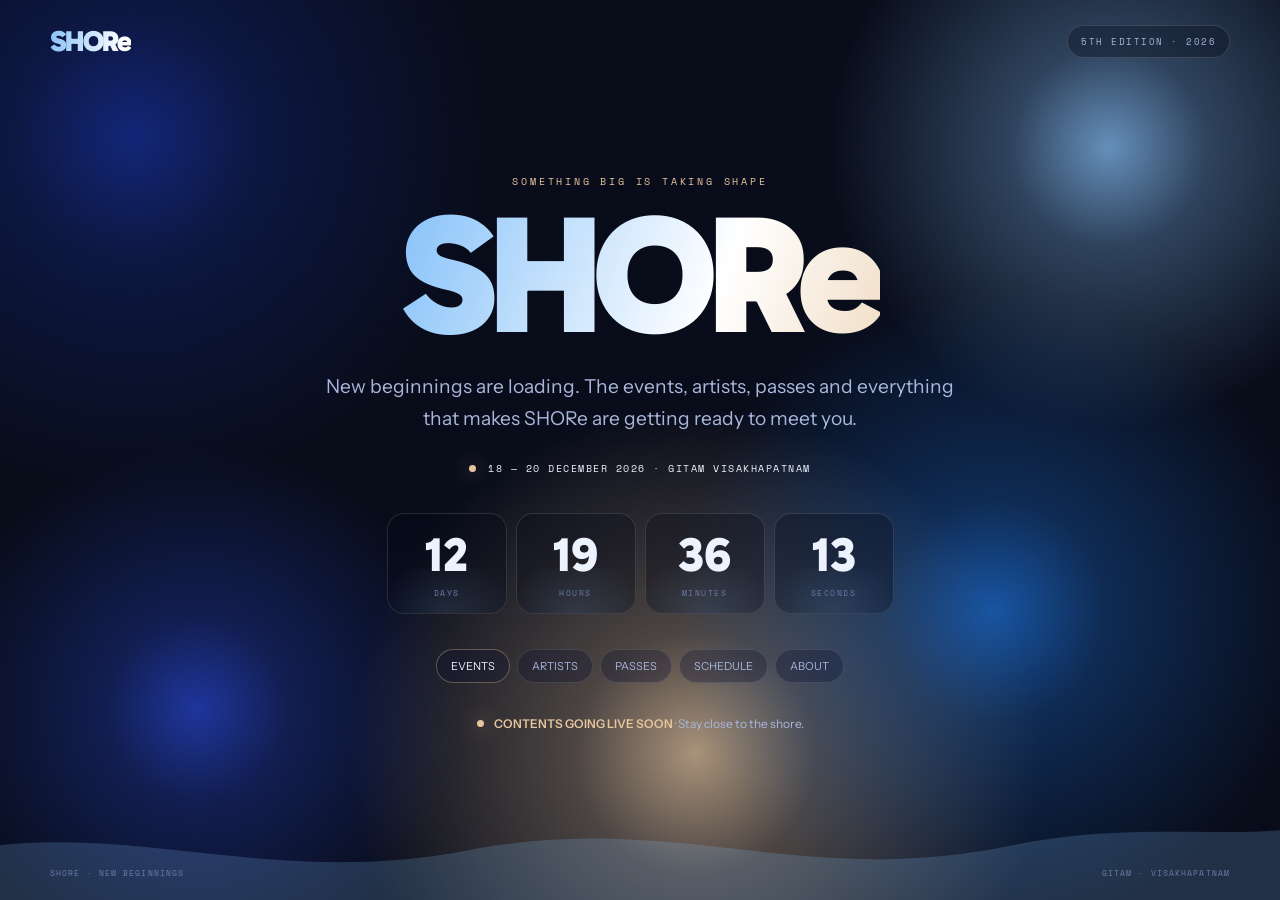
<file: Artists.html>
<!DOCTYPE html>
<html lang="en">
<head>
<meta charset="UTF-8">

<meta name="viewport"
      content="width=device-width, initial-scale=1.0">

<meta name="theme-color" content="#060A18">

<title>SHORe — Coming Soon</title>

<!-- =========================================================
     FONTS
========================================================= -->
<link rel="preconnect" href="https://fonts.googleapis.com">
<link rel="preconnect" href="https://fonts.gstatic.com" crossorigin>

<link href="https://fonts.googleapis.com/css2?family=Gabarito:wght@400;500;600;700;800;900&family=Instrument+Sans:wght@400;500;600;700&family=Space+Mono:wght@400;700&display=swap"
      rel="stylesheet">


<style>

/* =========================================================
   SHORe — COMING SOON
   Single-file website
========================================================= */

:root {
    --abyss: #060A18;
    --deep: #0A1030;

    --cobalt: #152E9B;
    --cobalt-lift: #2544CE;

    --mist: #88C2F9;
    --sand: #E7C69E;

    --white: #EDF2FF;
    --muted: #A9B7DC;
    --dim: #6C7CA8;
}


/* =========================================================
   RESET
========================================================= */

* {
    margin: 0;
    padding: 0;
    box-sizing: border-box;
}

html,
body {
    width: 100%;
    min-height: 100%;
}

body {
    min-height: 100vh;

    overflow: hidden;

    background: var(--abyss);

    color: var(--white);

    font-family: "Instrument Sans", sans-serif;
}


/* =========================================================
   LIQUID CANVAS
========================================================= */

#liquidCanvas {

    position: fixed;

    inset: 0;

    width: 100%;
    height: 100%;

    z-index: 0;

    pointer-events: none;
}


/* =========================================================
   FILM GRAIN
========================================================= */

.noise {

    position: fixed;

    inset: 0;

    z-index: 1;

    pointer-events: none;

    opacity: 0.045;

    background-image:
        url("data:image/svg+xml,%3Csvg xmlns='http://www.w3.org/2000/svg' width='180' height='180'%3E%3Cfilter id='noise'%3E%3CfeTurbulence type='fractalNoise' baseFrequency='.85' numOctaves='4' stitchTiles='stitch'/%3E%3C/filter%3E%3Crect width='100%25' height='100%25' filter='url(%23noise)' opacity='.6'/%3E%3C/svg%3E");
}


/* =========================================================
   PAGE
========================================================= */

.page {

    position: relative;

    z-index: 2;

    min-height: 100vh;

    display: flex;

    flex-direction: column;
}


/* =========================================================
   NAVBAR
========================================================= */

nav {

    width: min(1180px, calc(100% - 40px));

    margin: 0 auto;

    padding: 24px 0;

    display: flex;

    align-items: center;

    justify-content: space-between;
}


.logo {

    font-family: "Gabarito", sans-serif;

    font-size: 29px;

    font-weight: 900;

    letter-spacing: -1.7px;
}


.logo span {

    background:
        linear-gradient(
            100deg,
            var(--mist),
            #ffffff,
            var(--sand),
            var(--mist)
        );

    background-size: 280% 100%;

    -webkit-background-clip: text;

    background-clip: text;

    color: transparent;

    animation:
        gradientShift 5s ease-in-out infinite;
}


.nav-tag {

    padding: 9px 13px;

    border:
        1px solid
        rgba(237, 242, 255, 0.15);

    border-radius: 999px;

    background:
        rgba(6, 10, 24, 0.35);

    backdrop-filter: blur(12px);

    color: var(--muted);

    font-family: "Space Mono", monospace;

    font-size: 9px;

    letter-spacing: 1.5px;
}


/* =========================================================
   MAIN
========================================================= */

main {

    flex: 1;

    width: min(1180px, calc(100% - 40px));

    margin: auto;

    display: flex;

    align-items: center;

    justify-content: center;

    padding:
        20px
        0
        65px;
}


/* =========================================================
   HERO
========================================================= */

.hero {

    width: 100%;

    text-align: center;

    display: flex;

    flex-direction: column;

    align-items: center;
}


/* =========================================================
   KICKER
========================================================= */

.kicker {

    margin-bottom: 23px;

    color: var(--sand);

    font-family: "Space Mono", monospace;

    font-size: 10px;

    letter-spacing: 2.8px;

    text-transform: uppercase;

    opacity: 0;

    transform: translateY(18px);

    animation:
        rise 0.8s
        0.15s
        cubic-bezier(.2,.8,.2,1)
        forwards;
}


/* =========================================================
   SHORe TITLE
========================================================= */

h1 {

    margin: 0;

    font-family: "Gabarito", sans-serif;

    font-size:
        clamp(
            5rem,
            14vw,
            10.5rem
        );

    line-height: 0.76;

    font-weight: 900;

    letter-spacing: -7px;

    opacity: 0;

    transform:
        translateY(32px)
        scale(0.97);

    animation:
        heroIn
        1.1s
        0.28s
        cubic-bezier(.16,1,.3,1)
        forwards;
}


/* =========================================================
   ANIMATED SHORe GRADIENT
========================================================= */

.shore-text {

    display: inline-block;

    background:
        linear-gradient(
            110deg,

            var(--mist) 0%,

            #ffffff 25%,

            var(--sand) 48%,

            var(--mist) 72%,

            #ffffff 100%
        );

    background-size: 280% 100%;

    -webkit-background-clip: text;

    background-clip: text;

    color: transparent;

    animation:
        gradientShift
        6s
        ease-in-out
        infinite;
}


/* =========================================================
   SUBTITLE
========================================================= */

.subtitle {

    max-width: 650px;

    margin:
        31px
        auto
        0;

    color: var(--muted);

    font-size:
        clamp(
            0.95rem,
            2vw,
            1.2rem
        );

    line-height: 1.65;

    opacity: 0;

    transform: translateY(20px);

    animation:
        rise
        0.85s
        0.68s
        cubic-bezier(.2,.8,.2,1)
        forwards;
}


/* =========================================================
   DATE
========================================================= */

.date {

    margin-top: 26px;

    display: flex;

    align-items: center;

    gap: 12px;

    color: var(--white);

    font-family: "Space Mono", monospace;

    font-size: 10px;

    letter-spacing: 1.5px;

    opacity: 0;

    transform: translateY(18px);

    animation:
        rise
        0.8s
        0.84s
        cubic-bezier(.2,.8,.2,1)
        forwards;
}


/* =========================================================
   PULSING DOT
========================================================= */

.dot {

    width: 7px;

    height: 7px;

    flex-shrink: 0;

    border-radius: 50%;

    background: var(--sand);

    box-shadow:
        0 0 20px
        rgba(231,198,158,.75);

    animation:
        pulse
        2s
        ease-in-out
        infinite;
}


/* =========================================================
   COUNTDOWN
========================================================= */

.countdown {

    margin-top: 37px;

    display: grid;

    grid-template-columns:
        repeat(4, 120px);

    gap: 9px;

    opacity: 0;

    transform: translateY(22px);

    animation:
        rise
        0.85s
        1s
        cubic-bezier(.2,.8,.2,1)
        forwards;
}


.time {

    position: relative;

    overflow: hidden;

    padding:
        17px
        10px
        14px;

    border:
        1px solid
        rgba(237,242,255,.13);

    border-radius: 17px;

    background:
        rgba(6,10,24,.34);

    backdrop-filter: blur(16px);
}


.time::after {

    content: "";

    position: absolute;

    left: -30%;

    bottom: -55%;

    width: 160%;

    height: 100%;

    background:
        radial-gradient(
            circle,
            rgba(136,194,249,.14),
            transparent 62%
        );

    animation:
        cardGlow
        5s
        ease-in-out
        infinite
        alternate;
}


.number {

    position: relative;

    z-index: 1;

    font-family: "Gabarito", sans-serif;

    font-size:
        clamp(
            2rem,
            5vw,
            3rem
        );

    font-weight: 800;

    line-height: 1;
}


.label {

    position: relative;

    z-index: 1;

    margin-top: 8px;

    color: var(--dim);

    font-family: "Space Mono", monospace;

    font-size: 8px;

    letter-spacing: 1.5px;

    text-transform: uppercase;
}


/* =========================================================
   CONTENT TAGS
========================================================= */

.coming {

    margin-top: 35px;

    display: flex;

    flex-wrap: wrap;

    justify-content: center;

    gap: 7px;

    opacity: 0;

    transform: translateY(18px);

    animation:
        rise
        0.8s
        1.14s
        cubic-bezier(.2,.8,.2,1)
        forwards;
}


.pill {

    padding:
        9px
        14px;

    border:
        1px solid
        rgba(237,242,255,.12);

    border-radius: 999px;

    background:
        rgba(10,16,48,.3);

    backdrop-filter: blur(10px);

    color: var(--muted);

    font-size: 11px;

    transition:
        transform .35s ease,
        border-color .35s ease,
        color .35s ease;
}


.pill.highlight {

    color: var(--white);

    border-color:
        rgba(231,198,158,.34);
}


.pill:hover {

    transform:
        translateY(-3px);

    border-color:
        rgba(136,194,249,.45);

    color: white;
}


/* =========================================================
   LIVE MESSAGE
========================================================= */

.notice {

    margin-top: 33px;

    display: flex;

    align-items: center;

    gap: 10px;

    color: var(--muted);

    font-size: 12px;

    opacity: 0;

    animation:
        rise
        .8s
        1.28s
        cubic-bezier(.2,.8,.2,1)
        forwards;
}


.notice strong {

    color: var(--sand);

    font-weight: 600;
}


/* =========================================================
   FOOTER
========================================================= */

footer {

    width: min(1180px, calc(100% - 40px));

    margin: auto;

    padding-bottom: 21px;

    display: flex;

    justify-content: space-between;

    color: var(--dim);

    font-family: "Space Mono", monospace;

    font-size: 8px;

    letter-spacing: 1.1px;

    text-transform: uppercase;
}


/* =========================================================
   BOTTOM WAVE
========================================================= */

.wave {

    position: fixed;

    z-index: 1;

    left: -5%;

    bottom: -1px;

    width: 110%;

    height: 100px;

    pointer-events: none;

    opacity: .2;
}


.wave svg {

    width: 100%;

    height: 100%;
}


.wave path {

    fill: var(--mist);

    animation:
        waveMotion
        9s
        ease-in-out
        infinite
        alternate;
}


/* =========================================================
   ANIMATIONS
========================================================= */

@keyframes rise {

    to {

        opacity: 1;

        transform:
            translateY(0);
    }
}


@keyframes heroIn {

    to {

        opacity: 1;

        transform:
            translateY(0)
            scale(1);
    }
}


@keyframes gradientShift {

    0%,
    100% {

        background-position:
            0% 50%;
    }

    50% {

        background-position:
            100% 50%;
    }
}


@keyframes pulse {

    0%,
    100% {

        transform:
            scale(.8);

        opacity: .55;
    }

    50% {

        transform:
            scale(1.35);

        opacity: 1;
    }
}


@keyframes cardGlow {

    from {

        transform:
            translate(-8px,8px);
    }

    to {

        transform:
            translate(15px,-8px);
    }
}


@keyframes waveMotion {

    from {

        transform:
            translateX(-2%)
            scaleY(1);
    }

    to {

        transform:
            translateX(2%)
            scaleY(1.08);
    }
}


/* =========================================================
   MOBILE
========================================================= */

@media (max-width: 650px) {

    nav {

        width:
            calc(100% - 28px);

        padding:
            18px 0;
    }


    .nav-tag {

        padding:
            8px
            10px;

        font-size: 7px;
    }


    main {

        width:
            calc(100% - 28px);

        padding:
            20px
            0
            50px;
    }


    h1 {

        font-size:
            clamp(
                4.5rem,
                24vw,
                6.3rem
            );

        letter-spacing: -4px;
    }


    .subtitle {

        max-width: 390px;

        margin-top: 25px;

        font-size: .92rem;
    }


    .date {

        justify-content: center;

        text-align: center;

        font-size: 8px;

        letter-spacing: 1px;
    }


    .countdown {

        width:
            min(300px,100%);

        grid-template-columns:
            repeat(2,1fr);

        margin-top: 30px;
    }


    .time {

        padding:
            15px
            9px
            13px;
    }


    .coming {

        max-width: 330px;

        margin-top: 28px;
    }


    .notice {

        text-align: center;

        font-size: 11px;
    }


    footer {

        width:
            calc(100% - 28px);

        font-size: 6px;
    }
}


/* =========================================================
   ACCESSIBILITY
========================================================= */

@media (prefers-reduced-motion: reduce) {

    *,
    *::before,
    *::after {

        animation-duration:
            .01ms !important;

        animation-iteration-count:
            1 !important;
    }
}

</style>
</head>


<body>


<!-- =========================================================
     ANIMATED BACKGROUND
========================================================= -->

<canvas
    id="liquidCanvas"
    aria-hidden="true">
</canvas>


<div
    class="noise"
    aria-hidden="true">
</div>


<div class="page">


<!-- =========================================================
     NAV
========================================================= -->

<nav>

    <div class="logo">
        <span>SHORe</span>
    </div>

    <div class="nav-tag">
        5TH EDITION · 2026
    </div>

</nav>


<!-- =========================================================
     HERO
========================================================= -->

<main>

<section
    class="hero"
    aria-label="SHORe coming soon">


    <div class="kicker">

        Something big is taking shape

    </div>


    <h1>

        <span class="shore-text">
            SHORe
        </span>

    </h1>


    <p class="subtitle">

        New beginnings are loading.
        The events, artists, passes and everything
        that makes SHORe are getting ready to meet you.

    </p>


    <div class="date">

        <span class="dot"></span>

        18 — 20 DECEMBER 2026
        ·
        GITAM VISAKHAPATNAM

    </div>


    <!-- =====================================================
         COUNTDOWN
    ====================================================== -->

    <div
        class="countdown"
        aria-label="Countdown to SHORe">

        <div class="time">

            <div
                class="number"
                id="days">
                00
            </div>

            <div class="label">
                Days
            </div>

        </div>


        <div class="time">

            <div
                class="number"
                id="hours">
                00
            </div>

            <div class="label">
                Hours
            </div>

        </div>


        <div class="time">

            <div
                class="number"
                id="minutes">
                00
            </div>

            <div class="label">
                Minutes
            </div>

        </div>


        <div class="time">

            <div
                class="number"
                id="seconds">
                00
            </div>

            <div class="label">
                Seconds
            </div>

        </div>

    </div>


    <!-- =====================================================
         CONTENT COMING SOON
    ====================================================== -->

    <div class="coming">

        <span class="pill highlight">
            EVENTS
        </span>

        <span class="pill">
            ARTISTS
        </span>

        <span class="pill">
            PASSES
        </span>

        <span class="pill">
            SCHEDULE
        </span>

        <span class="pill">
            ABOUT
        </span>

    </div>


    <!-- =====================================================
         LIVE MESSAGE
    ====================================================== -->

    <div class="notice">

        <span class="dot"></span>

        <span>

            <strong>
                CONTENTS GOING LIVE SOON
            </strong>

            · Stay close to the shore.

        </span>

    </div>


</section>

</main>


<!-- =========================================================
     FOOTER
========================================================= -->

<footer>

    <span>
        SHORe · New Beginnings
    </span>

    <span>
        GITAM · VISAKHAPATNAM
    </span>

</footer>


</div>


<!-- =========================================================
     ANIMATED WAVE
========================================================= -->

<div
    class="wave"
    aria-hidden="true">

    <svg
        viewBox="0 0 1440 180"
        preserveAspectRatio="none">

        <path
            d="
            M0,100
            C180,20 330,160 540,90
            C760,15 880,160 1100,80
            C1240,30 1340,80 1440,35
            L1440,180
            L0,180
            Z
            ">
        </path>

    </svg>

</div>


<!-- =========================================================
     JAVASCRIPT
========================================================= -->

<script>

(function () {

    "use strict";


    /* =======================================================
       COUNTDOWN
    ======================================================= */

    const targetDate =
        new Date(
            "2026-12-18T00:00:00+05:30"
        ).getTime();


    const daysElement =
        document.getElementById("days");

    const hoursElement =
        document.getElementById("hours");

    const minutesElement =
        document.getElementById("minutes");

    const secondsElement =
        document.getElementById("seconds");


    function updateCountdown() {

        let difference =
            Math.max(
                0,
                targetDate - Date.now()
            );


        const DAY =
            86400000;

        const HOUR =
            3600000;

        const MINUTE =
            60000;


        const days =
            Math.floor(
                difference / DAY
            );


        difference %= DAY;


        const hours =
            Math.floor(
                difference / HOUR
            );


        difference %= HOUR;


        const minutes =
            Math.floor(
                difference / MINUTE
            );


        difference %= MINUTE;


        const seconds =
            Math.floor(
                difference / 1000
            );


        daysElement.textContent =
            String(days).padStart(2,"0");


        hoursElement.textContent =
            String(hours).padStart(2,"0");


        minutesElement.textContent =
            String(minutes).padStart(2,"0");


        secondsElement.textContent =
            String(seconds).padStart(2,"0");

    }


    updateCountdown();


    setInterval(
        updateCountdown,
        1000
    );



    /* =======================================================
       LIQUID BACKGROUND
    ======================================================= */

    const canvas =
        document.getElementById(
            "liquidCanvas"
        );


    const context =
        canvas.getContext("2d");


    if (!context) {
        return;
    }


    const reducedMotion =
        window.matchMedia(
            "(prefers-reduced-motion: reduce)"
        );


    const colors = [

        "#152E9B",

        "#88C2F9",

        "#E7C69E",

        "#2544CE",

        "#1B6FD6"

    ];


    /*
       Each blob behaves like a slowly moving
       liquid light source.
    */

    const blobs = [

        {
            x: .10,
            y: .15,
            radius: .38,
            vx: .00012,
            vy: .00008,
            color: 0
        },

        {
            x: .87,
            y: .16,
            radius: .30,
            vx: -.00009,
            vy: .00012,
            color: 1
        },

        {
            x: .54,
            y: .84,
            radius: .40,
            vx: .00008,
            vy: -.00010,
            color: 2
        },

        {
            x: .15,
            y: .79,
            radius: .30,
            vx: .00010,
            vy: -.00007,
            color: 3
        },

        {
            x: .78,
            y: .68,
            radius: .34,
            vx: -.00007,
            vy: -.00006,
            color: 4
        }

    ];


    let width = 0;

    let height = 0;

    let pixelRatio = 1;

    let animationFrame = 0;

    let animationRunning = true;


    /* =======================================================
       RESIZE
    ======================================================= */

    function resizeCanvas() {

        pixelRatio =
            Math.min(
                window.devicePixelRatio || 1,
                2
            );


        width =
            window.innerWidth;


        height =
            window.innerHeight;


        canvas.width =
            Math.floor(
                width * pixelRatio
            );


        canvas.height =
            Math.floor(
                height * pixelRatio
            );


        canvas.style.width =
            width + "px";


        canvas.style.height =
            height + "px";


        context.setTransform(
            pixelRatio,
            0,
            0,
            pixelRatio,
            0,
            0
        );

    }


    resizeCanvas();


    window.addEventListener(
        "resize",
        resizeCanvas,
        {
            passive: true
        }
    );



    /* =======================================================
       LIQUID ANIMATION LOOP
    ======================================================= */

    function animate(time) {

        if (
            !animationRunning ||
            reducedMotion.matches
        ) {

            animationFrame = 0;

            return;
        }


        context.clearRect(
            0,
            0,
            width,
            height
        );


        /*
           Base ocean background.
        */

        context.fillStyle =
            "#060A18";


        context.fillRect(
            0,
            0,
            width,
            height
        );


        blobs.forEach(
            function (blob,index) {


                /*
                   Move blob.
                */

                blob.x +=
                    blob.vx *
                    (width / 1000);


                blob.y +=
                    blob.vy *
                    (height / 1000);


                /*
                   Bounce softly at boundaries.
                */

                if (
                    blob.x < -.2 ||
                    blob.x > 1.2
                ) {

                    blob.vx *= -1;

                }


                if (
                    blob.y < -.2 ||
                    blob.y > 1.2
                ) {

                    blob.vy *= -1;

                }


                /*
                   Gentle breathing motion.
                */

                const pulse =
                    1 +
                    Math.sin(
                        time * .00045 +
                        index * 1.7
                    ) * .05;


                const radius =
                    Math.min(
                        width,
                        height
                    ) *
                    blob.radius *
                    pulse;


                const x =
                    blob.x * width;


                const y =
                    blob.y * height;


                /*
                   Radial liquid glow.
                */

                const gradient =
                    context.createRadialGradient(
                        x,
                        y,
                        0,
                        x,
                        y,
                        radius
                    );


                gradient.addColorStop(
                    0,
                    colors[blob.color] + "B8"
                );


                gradient.addColorStop(
                    .35,
                    colors[blob.color] + "4D"
                );


                gradient.addColorStop(
                    1,
                    colors[blob.color] + "00"
                );


                context.fillStyle =
                    gradient;


                context.beginPath();


                context.arc(
                    x,
                    y,
                    radius,
                    0,
                    Math.PI * 2
                );


                context.fill();

            }
        );


        animationFrame =
            requestAnimationFrame(
                animate
            );

    }



    /* =======================================================
       START / STOP
    ======================================================= */

    function startAnimation() {

        if (
            !animationFrame &&
            animationRunning &&
            !reducedMotion.matches
        ) {

            animationFrame =
                requestAnimationFrame(
                    animate
                );

        }

    }


    /*
       Stop animation when the browser tab
       is hidden.
    */

    document.addEventListener(
        "visibilitychange",
        function () {

            animationRunning =
                !document.hidden;


            if (animationRunning) {

                startAnimation();

            }

        }
    );


    /*
       Respect reduced-motion settings.
    */

    if (
        reducedMotion.addEventListener
    ) {

        reducedMotion.addEventListener(
            "change",
            function () {

                if (
                    reducedMotion.matches
                ) {

                    animationRunning =
                        false;


                    if (animationFrame) {

                        cancelAnimationFrame(
                            animationFrame
                        );

                    }


                    animationFrame = 0;

                } else {

                    animationRunning =
                        true;


                    startAnimation();

                }

            }
        );

    }


    startAnimation();

})();

</script>

</body>
</html>
</file>
